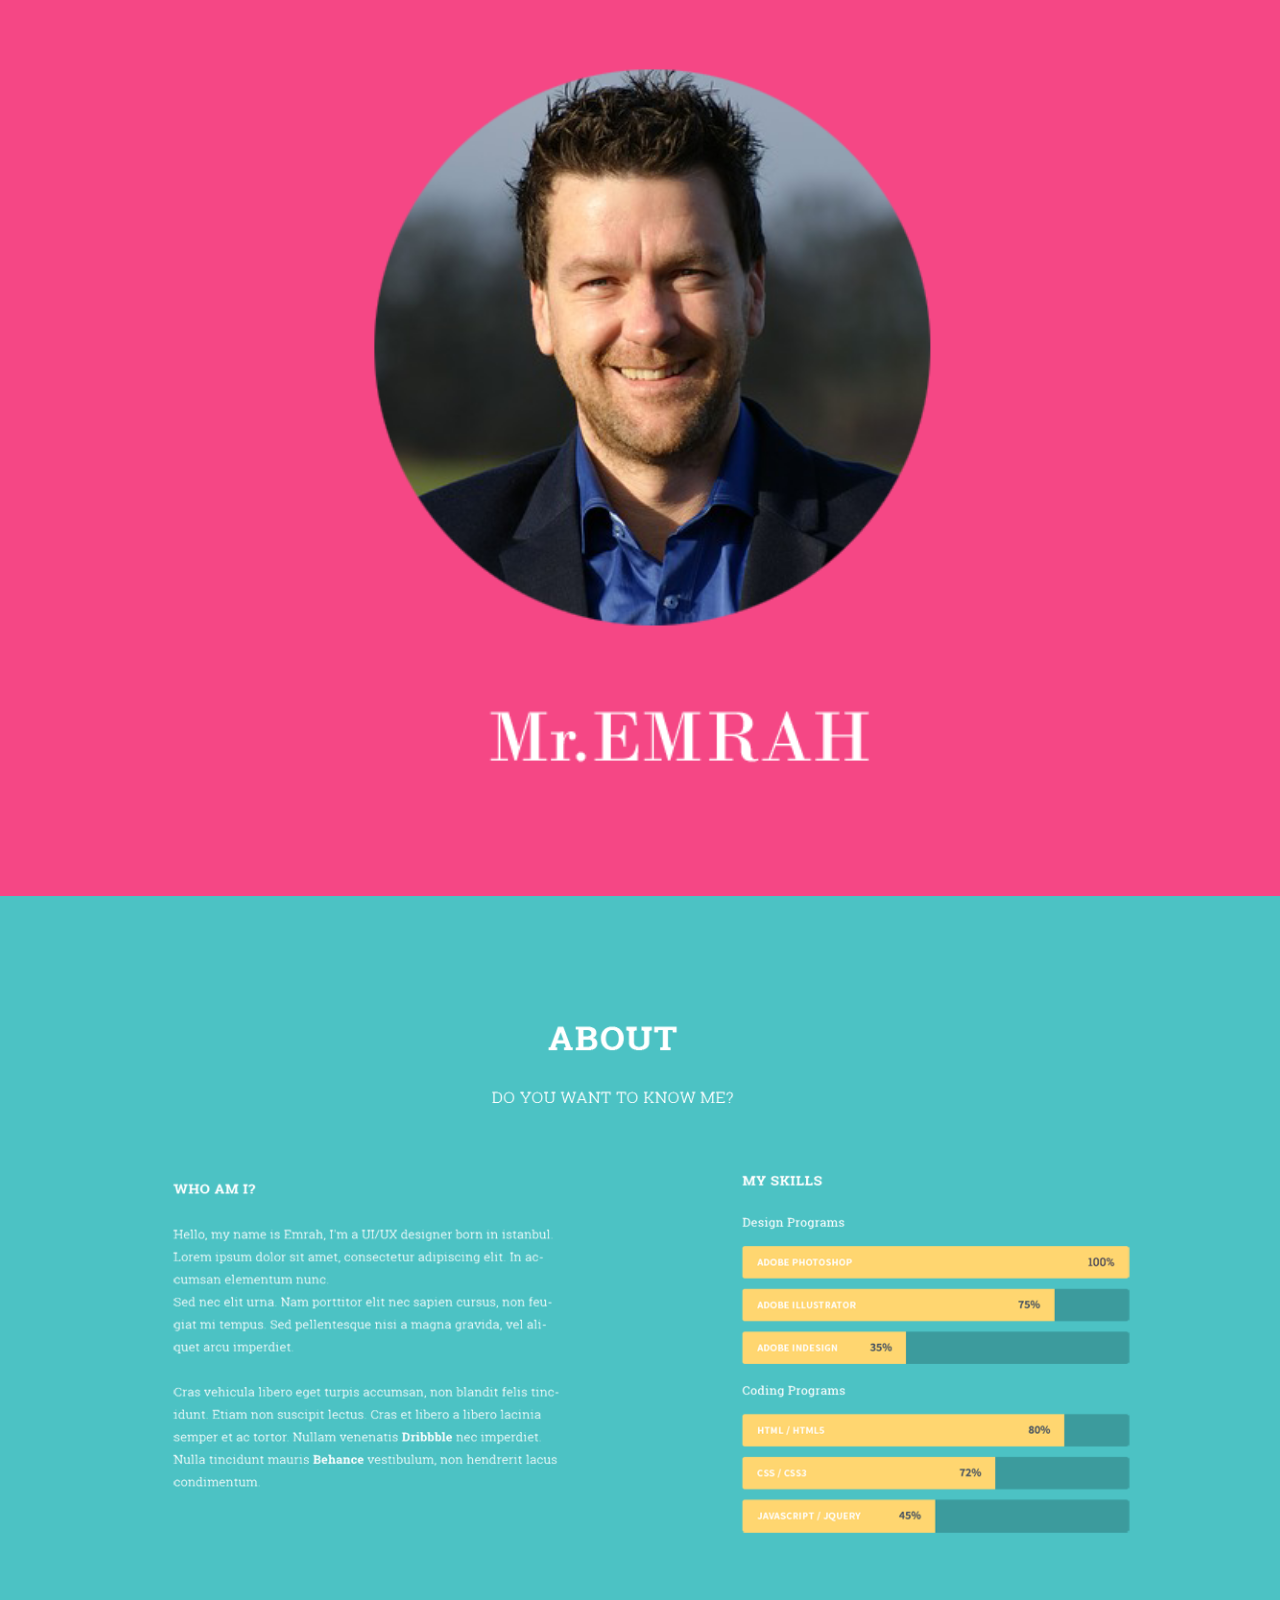
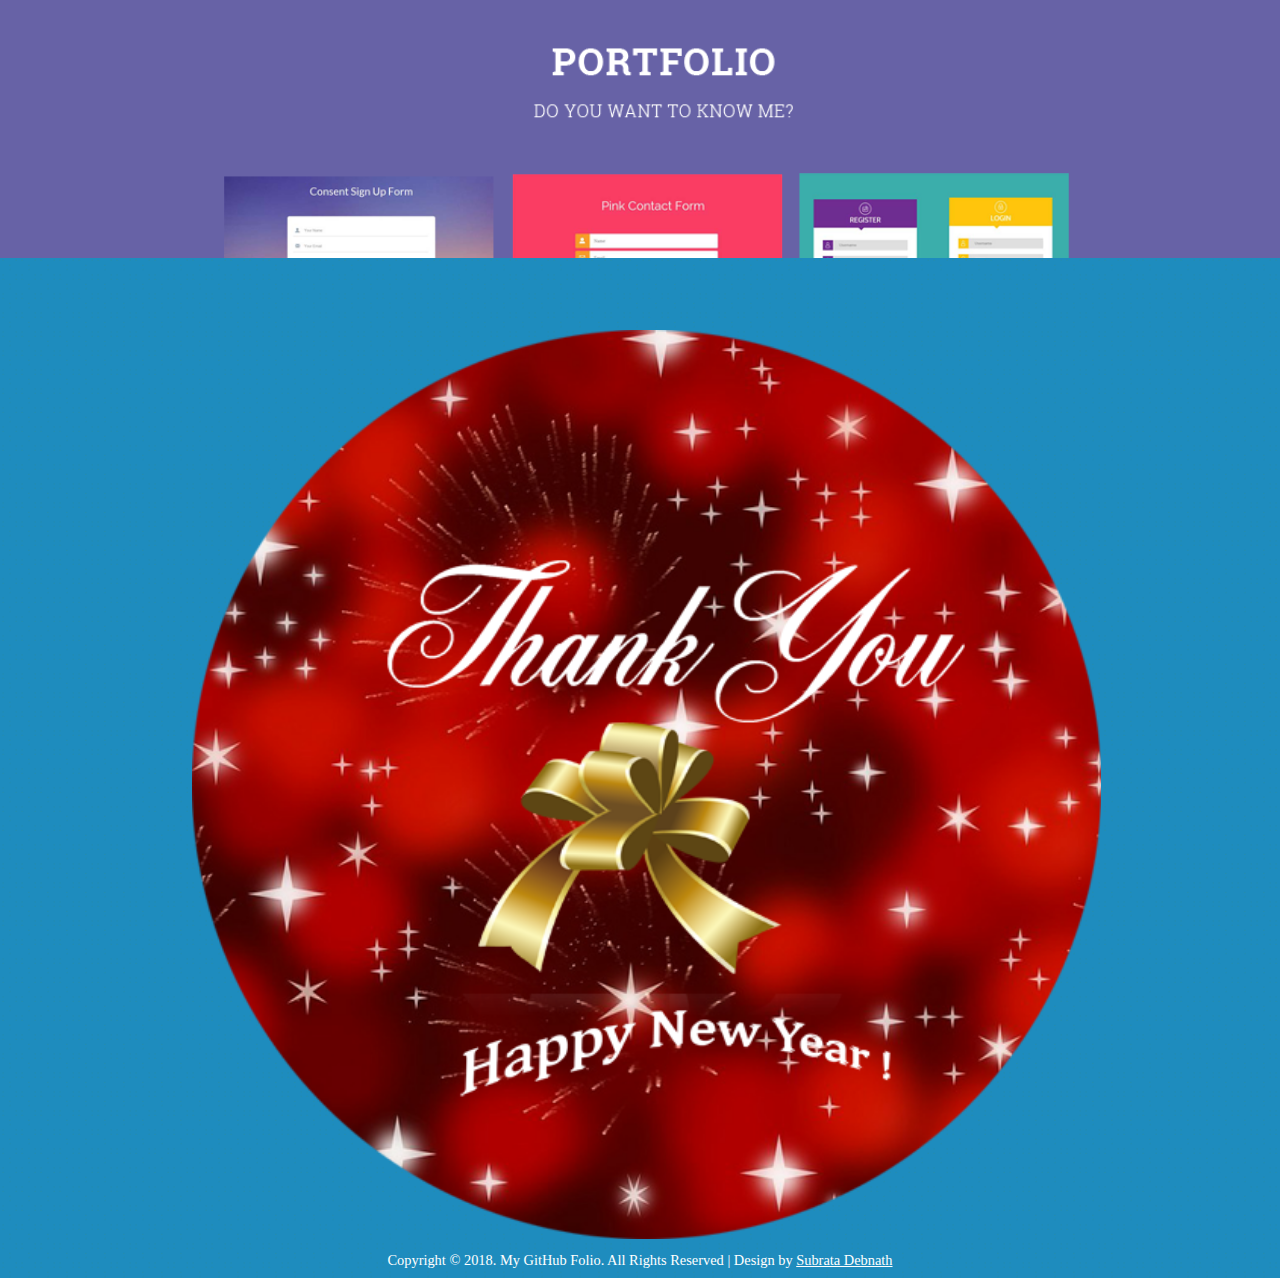
<file: doc/mobile.html>
<!DOctYPE HTML>
<html>
<head>
<title>| My GitHub Folio</title>
<meta name="viewport" content="width=device-width, initial-scale=1">
<meta http-equiv="Content-Type" content="text/html; charset=utf-8" />
<meta name="keywords" content="" />
<script type="application/x-javascript"> addEventListener("load", function() { setTimeout(hideURLbar, 0); }, false); function hideURLbar(){ window.scrollTo(0,1); } </script>
<!--Custom-Theme-files-->	
<style>
	html, body { padding:0; margin:0; color:#fff; }
	a {color:#fff}
	#item0 {width:100%;padding-top:70%; background: #f54785 url('images/part1.png') center center no-repeat; background-size:90%}
	#item1 {
    width: 100%;
    padding-top: 55%;
    background: #4cc2c4 url('images/part2.png') center bottom no-repeat;
    background-size: 90%;
	}
	#item2 {
		    height:220px;
			background: #6762a6 url('images/part3.png')no-repeat;
			background-size:101%;
			padding: 3% 0% 0 0;
	}
	#item3 {width:100%;padding-top:77%; background:#1e8cbe url('images/star2.png'); position:relative; background-size:19px 19px }
	#item4 {
    position: absolute;
    top: 7%;
    left: 15%;
    width: 71%;
    padding-top: 71%;
    background: url('images/img3.png') no-repeat center center;
    background-size: cover;
	-webkit-background-size: cover;
	-o-background-size: cover;
	-moz-background-size: cover;
	}
	#copyright {  
	text-align: center;
    font-size: 0.9em;
    padding: 4px 10px;
    line-height: 1.8em;}
</style>
</head>

<body>
	<div id="item0" ></div>
	<div id="item1" ></div>
	<div id="item2" ></div>
	<div id="item3">
		<div id="item4"></div>
		<div id="copyright">Copyright &copy; 2018. My GitHub Folio. All Rights Reserved | Design by  <a class="copy" href="#" target="_blank">Subrata Debnath</a> </div>
	</div>
	
</body>

</html>
</file>
